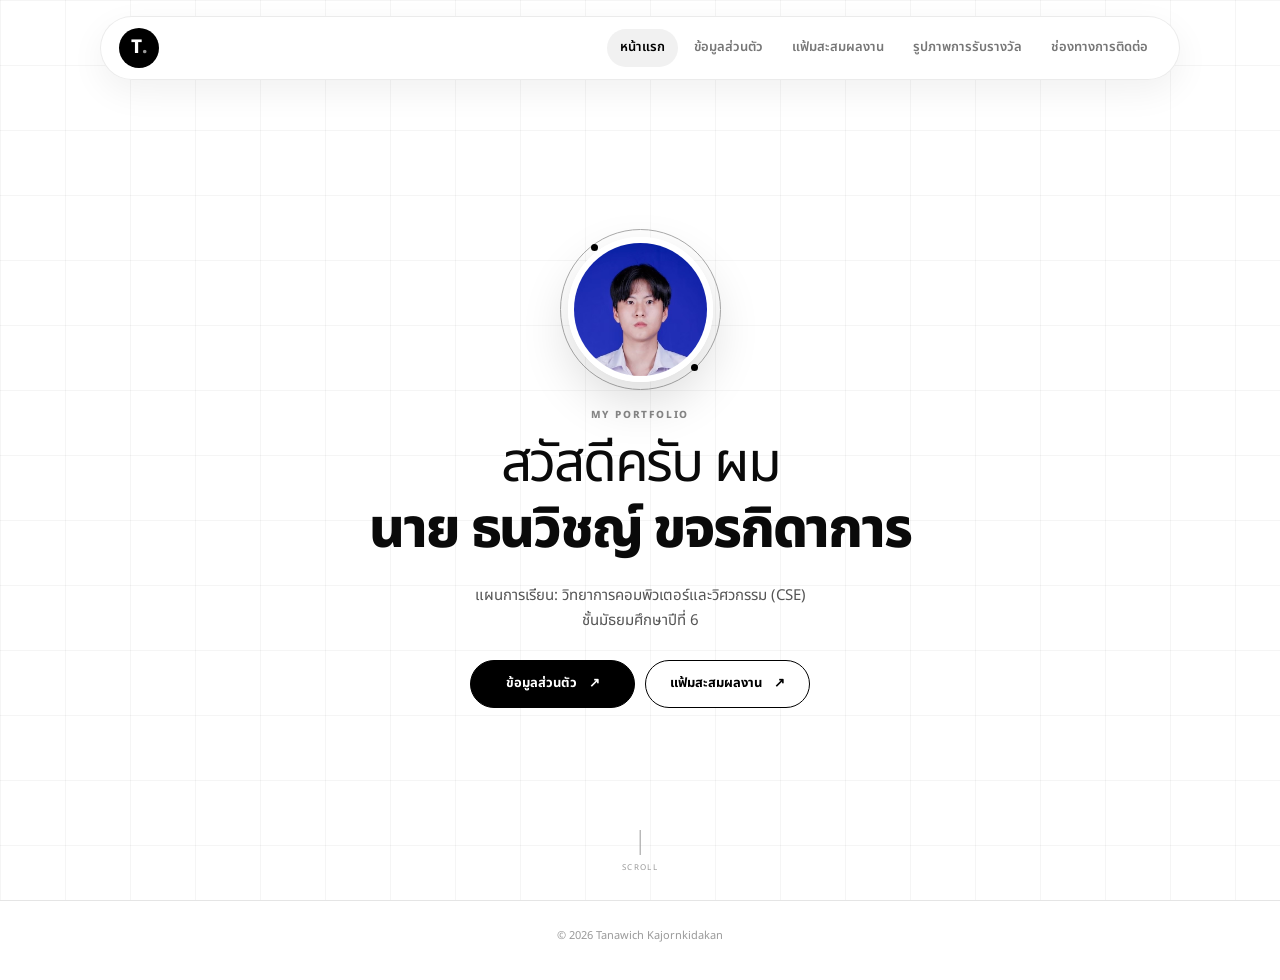
<file: index.html>
<!DOCTYPE html>
<html lang="th">

<head>

    <meta charset="UTF-8">

    <meta
        name="viewport"
        content="width=device-width, initial-scale=1.0"
    >

    <title>Tanawich | Portfolio</title>

    <!-- Google Font -->
    <link
        rel="preconnect"
        href="https://fonts.googleapis.com"
    >

    <link
        rel="preconnect"
        href="https://fonts.gstatic.com"
        crossorigin
    >

    <link
        href="https://fonts.googleapis.com/css2?family=Noto+Sans+Thai:wght@300;400;500;600;700;800&display=swap"
        rel="stylesheet"
    >

    <!-- CSS -->
    <link
        rel="stylesheet"
        href="css/style.css"
    >

</head>


<body>


<!-- =====================================================
     NAVBAR
===================================================== -->

<header class="navbar">

    <!-- LOGO -->

    <a
        href="index.html"
        class="logo"
        aria-label="กลับหน้าหลัก"
    >
        T<span>.</span>
    </a>


    <!-- NAVIGATION -->

    <nav
        class="nav-menu"
        aria-label="เมนูหลัก"
    >

        <a
            href="index.html"
            class="active"
        >
            หน้าแรก
        </a>

        <a
            href="personal/index.html"
        >
            ข้อมูลส่วนตัว
        </a>

        <a
            href="portfolio/index.html"
        >
            แฟ้มสะสมผลงาน
        </a>

        <a
            href="awards/index.html"
        >
            รูปภาพการรับรางวัล
        </a>

        <a
            href="contact/index.html"
        >
            ช่องทางการติดต่อ
        </a>

    </nav>


    <!-- MOBILE MENU -->

    <button
        class="menu-button"
        type="button"
        aria-label="เปิดเมนู"
        aria-expanded="false"
    >
        ☰
    </button>

</header>



<!-- =====================================================
     HERO
===================================================== -->

<main>

<section class="hero">


    <!-- BACKGROUND GRID -->

    <div class="background-grid"></div>


    <!-- HERO CONTENT -->

    <div class="hero-content">


        <!-- =================================================
             PROFILE
        ================================================= -->

        <div class="profile-container">

            <div class="profile-ring"></div>

            <img
                src="images/profile.jpg"
                alt="รูปโปรไฟล์ นายธนวิชญ์ ขจรกิดาการ"
                class="profile-image"
            >

        </div>


        <!-- =================================================
             SMALL TITLE
        ================================================= -->

        <p class="small-title">
            MY PORTFOLIO
        </p>


        <!-- =================================================
             NAME
        ================================================= -->

        <h1>

            สวัสดีครับ ผม<br>

            <strong>
                นาย ธนวิชญ์ ขจรกิดาการ
            </strong>

        </h1>


        <!-- =================================================
             STUDENT INFORMATION
        ================================================= -->

        <div class="student-info">

            <p>
                แผนการเรียน:
                วิทยาการคอมพิวเตอร์และวิศวกรรม (CSE)
            </p>

            <p>
                ชั้นมัธยมศึกษาปีที่ 6
            </p>

        </div>


        <!-- =================================================
             HERO BUTTONS
        ================================================= -->

        <div class="hero-buttons">


            <!-- ข้อมูลส่วนตัว -->

            <a
                href="personal/index.html"
                class="main-button black-button"
                aria-label="ไปยังหน้าข้อมูลส่วนตัว"
            >

                <span class="button-text">
                    ข้อมูลส่วนตัว
                </span>

                <span
                    class="button-arrow"
                    aria-hidden="true"
                >
                    ↗
                </span>

            </a>


            <!-- แฟ้มสะสมผลงาน -->

            <a
                href="portfolio/index.html"
                class="main-button white-button"
                aria-label="ไปยังหน้าแฟ้มสะสมผลงาน"
            >

                <span class="button-text">
                    แฟ้มสะสมผลงาน
                </span>

                <span
                    class="button-arrow"
                    aria-hidden="true"
                >
                    ↗
                </span>

            </a>


        </div>


    </div>


    <!-- =================================================
         SCROLL
    ================================================= -->

    <div
        class="scroll-text"
        aria-hidden="true"
    >

        <span></span>

        SCROLL

    </div>


</section>

</main>



<!-- =====================================================
     FOOTER
===================================================== -->

<footer>

    © 2026 Tanawich Kajornkidakan

</footer>



<!-- =====================================================
     JAVASCRIPT
===================================================== -->

<script>

const menuButton =
    document.querySelector(".menu-button");

const navMenu =
    document.querySelector(".nav-menu");


/* =====================================================
   MOBILE MENU
===================================================== */

if (menuButton && navMenu) {

    menuButton.addEventListener(
        "click",
        function () {

            const isOpen =
                navMenu.classList.toggle("show");

            menuButton.setAttribute(
                "aria-expanded",
                isOpen
            );

            menuButton.setAttribute(
                "aria-label",
                isOpen
                    ? "ปิดเมนู"
                    : "เปิดเมนู"
            );

        }
    );


    /* ปิดเมนูเมื่อกดลิงก์ */

    document
        .querySelectorAll(".nav-menu a")
        .forEach(function(link) {

            link.addEventListener(
                "click",
                function() {

                    navMenu.classList.remove("show");

                    menuButton.setAttribute(
                        "aria-expanded",
                        "false"
                    );

                    menuButton.setAttribute(
                        "aria-label",
                        "เปิดเมนู"
                    );

                }
            );

        });

}

</script>


</body>

</html>
</file>
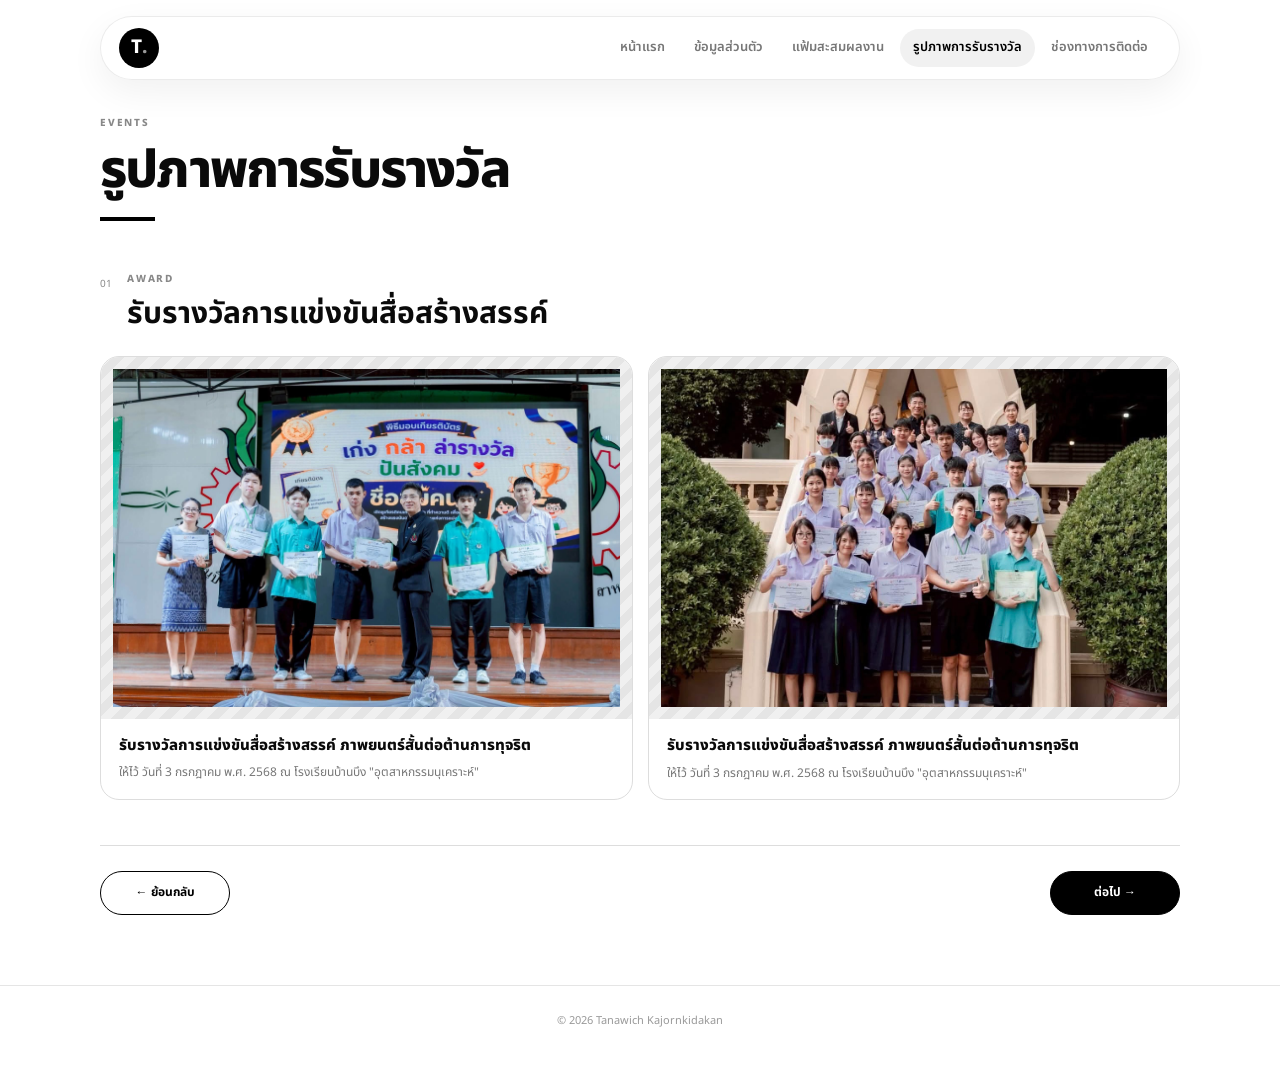
<file: awards/index.html>
<!DOCTYPE html>
<html lang="th">

<head>

    <meta charset="UTF-8">

    <meta
        name="viewport"
        content="width=device-width, initial-scale=1.0"
    >

    <title>รูปภาพการรับรางวัล | Tanawich</title>

    <link
        rel="stylesheet"
        href="../css/style.css"
    >

</head>


<body>


<!-- =====================================================
     NAVBAR
===================================================== -->

<header class="navbar">

    <a
        href="../index.html"
        class="logo"
    >
        T<span>.</span>
    </a>


    <nav class="nav-menu">

        <a href="../index.html">
            หน้าแรก
        </a>

        <a href="../personal/index.html">
            ข้อมูลส่วนตัว
        </a>

        <a href="../portfolio/index.html">
            แฟ้มสะสมผลงาน
        </a>

        <a
            href="index.html"
            class="active"
        >
            รูปภาพการรับรางวัล
        </a>

        <a href="../contact/index.html">
            ช่องทางการติดต่อ
        </a>

    </nav>


    <button
        class="menu-button"
        type="button"
    >
        ☰
    </button>

</header>



<!-- =====================================================
     MAIN
===================================================== -->

<main class="page-container">


<section class="content-section">


    <!-- =================================================
         HEADER
    ================================================= -->

    <div class="section-header">

        <p class="small-title">
            EVENTS
        </p>

        <h1>
            รูปภาพการรับรางวัล
        </h1>

        <div class="title-line"></div>

    </div>



    <!-- =================================================
         AWARD 01
    ================================================= -->

    <div class="portfolio-block">

        <div class="portfolio-heading">

            <span>
                01
            </span>

            <div>

                <p class="small-title">
                    AWARD
                </p>

                <h2>
                    รับรางวัลการแข่งขันสื่อสร้างสรรค์
                </h2>

            </div>

        </div>



        <div class="event-grid">


            <!-- AWARD IMAGE 01 -->

            <div class="event-card">

                <div class="image-placeholder large">

                    <img
                        src="../images/award1.jpg"
                        alt="รูปภาพการรับรางวัล 1"
                    >

                </div>

                <div class="card-description">

                    <h3>
                        รับรางวัลการแข่งขันสื่อสร้างสรรค์
                        ภาพยนตร์สั้นต่อต้านการทุจริต
                    </h3>

                    <p>
                        ให้ไว้ วันที่ 3 กรกฎาคม พ.ศ. 2568
                        ณ โรงเรียนบ้านบึง "อุตสาหกรรมนุเคราะห์"
                    </p>

                </div>

            </div>



            <!-- AWARD IMAGE 02 -->

            <div class="event-card">

                <div class="image-placeholder large">

                    <img
                        src="../images/award2.jpg"
                        alt="รูปภาพการรับรางวัล 2"
                    >

                </div>

                <div class="card-description">

                    <h3>
                        รับรางวัลการแข่งขันสื่อสร้างสรรค์
                        ภาพยนตร์สั้นต่อต้านการทุจริต
                    </h3>

                    <p>
                        ให้ไว้ วันที่ 3 กรกฎาคม พ.ศ. 2568
                        ณ โรงเรียนบ้านบึง "อุตสาหกรรมนุเคราะห์"
                    </p>

                </div>

            </div>


        </div>

    </div>



    <!-- =================================================
         PAGE NAVIGATION
    ================================================= -->

    <div class="page-navigation">

        <!-- ย้อนกลับไปแฟ้มสะสมผลงาน -->

        <a
            href="../portfolio/index.html"
            class="main-button white-button"
        >
            ← ย้อนกลับ
        </a>


        <!-- ไปช่องทางการติดต่อ -->

        <a
            href="../contact/index.html"
            class="main-button black-button"
        >
            ต่อไป →
        </a>

    </div>


</section>


</main>



<!-- =====================================================
     FOOTER
===================================================== -->

<footer>

    © 2026 Tanawich Kajornkidakan

</footer>



<!-- =====================================================
     JAVASCRIPT
===================================================== -->

<script>

const menuButton =
    document.querySelector(".menu-button");

const navMenu =
    document.querySelector(".nav-menu");


if (menuButton && navMenu) {

    menuButton.addEventListener(
        "click",
        function () {

            navMenu.classList.toggle("show");

        }
    );

}


document
    .querySelectorAll(".nav-menu a")
    .forEach(function(link) {

        link.addEventListener(
            "click",
            function() {

                if (navMenu) {

                    navMenu.classList.remove("show");

                }

            }
        );

    });

</script>


</body>

</html>
</file>
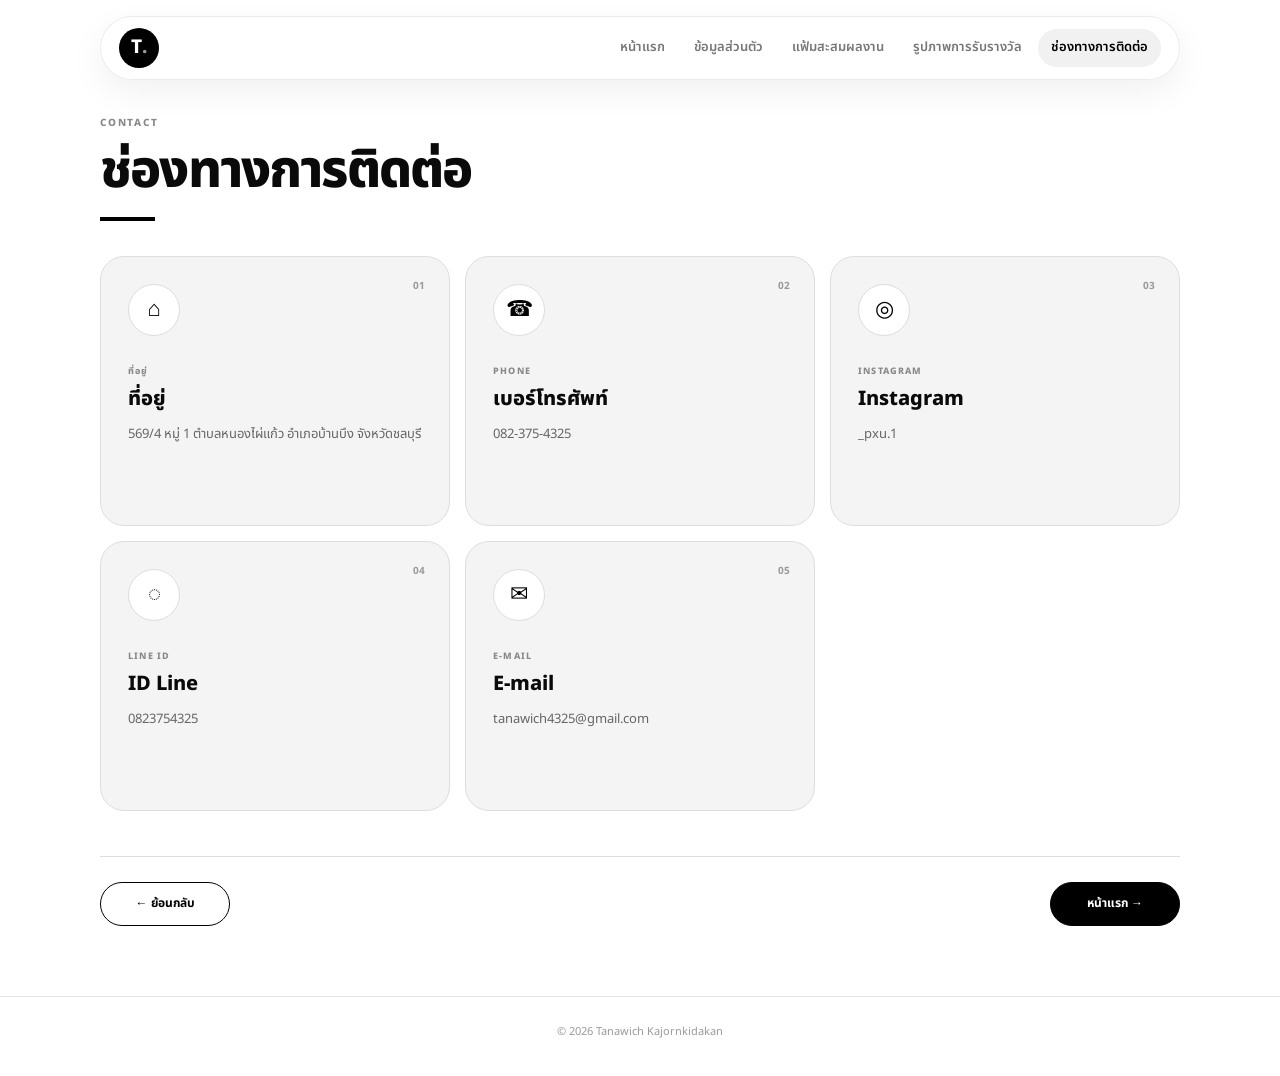
<file: contact/index.html>
<!DOCTYPE html>
<html lang="th">

<head>

    <meta charset="UTF-8">

    <meta
        name="viewport"
        content="width=device-width, initial-scale=1.0"
    >

    <title>ช่องทางการติดต่อ | Tanawich</title>

    <link
        rel="stylesheet"
        href="../css/style.css"
    >

</head>


<body>


<!-- =====================================================
     NAVBAR
===================================================== -->

<header class="navbar">

    <a
        href="../index.html"
        class="logo"
    >
        T<span>.</span>
    </a>


    <nav class="nav-menu">

        <a href="../index.html">
            หน้าแรก
        </a>

        <a href="../personal/index.html">
            ข้อมูลส่วนตัว
        </a>

        <a href="../portfolio/index.html">
            แฟ้มสะสมผลงาน
        </a>

        <a href="../awards/index.html">
            รูปภาพการรับรางวัล
        </a>

        <a
            href="index.html"
            class="active"
        >
            ช่องทางการติดต่อ
        </a>

    </nav>


    <button
        class="menu-button"
        type="button"
    >
        ☰
    </button>

</header>



<!-- =====================================================
     MAIN
===================================================== -->

<main class="page-container">

<section class="content-section">


    <!-- =================================================
         HEADER
    ================================================= -->

    <div class="section-header">

        <p class="small-title">
            CONTACT
        </p>

        <h1>
            ช่องทางการติดต่อ
        </h1>

        <div class="title-line"></div>

    </div>



    <!-- =================================================
         CONTACT GRID
    ================================================= -->

    <div class="contact-page-grid">


        <!-- ADDRESS -->

        <div class="contact-page-card">

            <span class="contact-page-number">
                01
            </span>

            <div class="contact-icon">
                ⌂
            </div>

            <small>
                ที่อยู่
            </small>

            <h2>
                ที่อยู่
            </h2>

            <p>
                569/4 หมู่ 1 ตำบลหนองไผ่แก้ว
                อำเภอบ้านบึง จังหวัดชลบุรี
            </p>

        </div>



        <!-- PHONE -->

        <div class="contact-page-card">

            <span class="contact-page-number">
                02
            </span>

            <div class="contact-icon">
                ☎
            </div>

            <small>
                PHONE
            </small>

            <h2>
                เบอร์โทรศัพท์
            </h2>

            <p>
                082-375-4325
            </p>

        </div>



        <!-- INSTAGRAM -->

        <div class="contact-page-card">

            <span class="contact-page-number">
                03
            </span>

            <div class="contact-icon">
                ◎
            </div>

            <small>
                INSTAGRAM
            </small>

            <h2>
                Instagram
            </h2>

            <p>
                _pxu.1
            </p>

        </div>



        <!-- LINE -->

        <div class="contact-page-card">

            <span class="contact-page-number">
                04
            </span>

            <div class="contact-icon">
                ◌
            </div>

            <small>
                LINE ID
            </small>

            <h2>
                ID Line
            </h2>

            <p>
                0823754325
            </p>

        </div>



        <!-- EMAIL -->

        <div class="contact-page-card">

            <span class="contact-page-number">
                05
            </span>

            <div class="contact-icon">
                ✉
            </div>

            <small>
                E-MAIL
            </small>

            <h2>
                E-mail
            </h2>

            <p>
                tanawich4325@gmail.com
            </p>

        </div>


    </div>



    <!-- =================================================
         PAGE NAVIGATION
    ================================================= -->

    <div class="page-navigation">

        <!-- ย้อนกลับไปรูปภาพการรับรางวัล -->

        <a
            href="../awards/index.html"
            class="main-button white-button"
        >
            ← ย้อนกลับ
        </a>


        <!-- กลับหน้าแรก -->

        <a
            href="../index.html"
            class="main-button black-button"
        >
            หน้าแรก →
        </a>

    </div>


</section>

</main>



<!-- =====================================================
     FOOTER
===================================================== -->

<footer>

    © 2026 Tanawich Kajornkidakan

</footer>



<!-- =====================================================
     JAVASCRIPT
===================================================== -->

<script>

const menuButton =
    document.querySelector(".menu-button");

const navMenu =
    document.querySelector(".nav-menu");


if (menuButton && navMenu) {

    menuButton.addEventListener(
        "click",
        function () {

            navMenu.classList.toggle("show");

        }
    );

}


document
    .querySelectorAll(".nav-menu a")
    .forEach(function(link) {

        link.addEventListener(
            "click",
            function() {

                if (navMenu) {

                    navMenu.classList.remove("show");

                }

            }
        );

    });

</script>


</body>

</html>
</file>
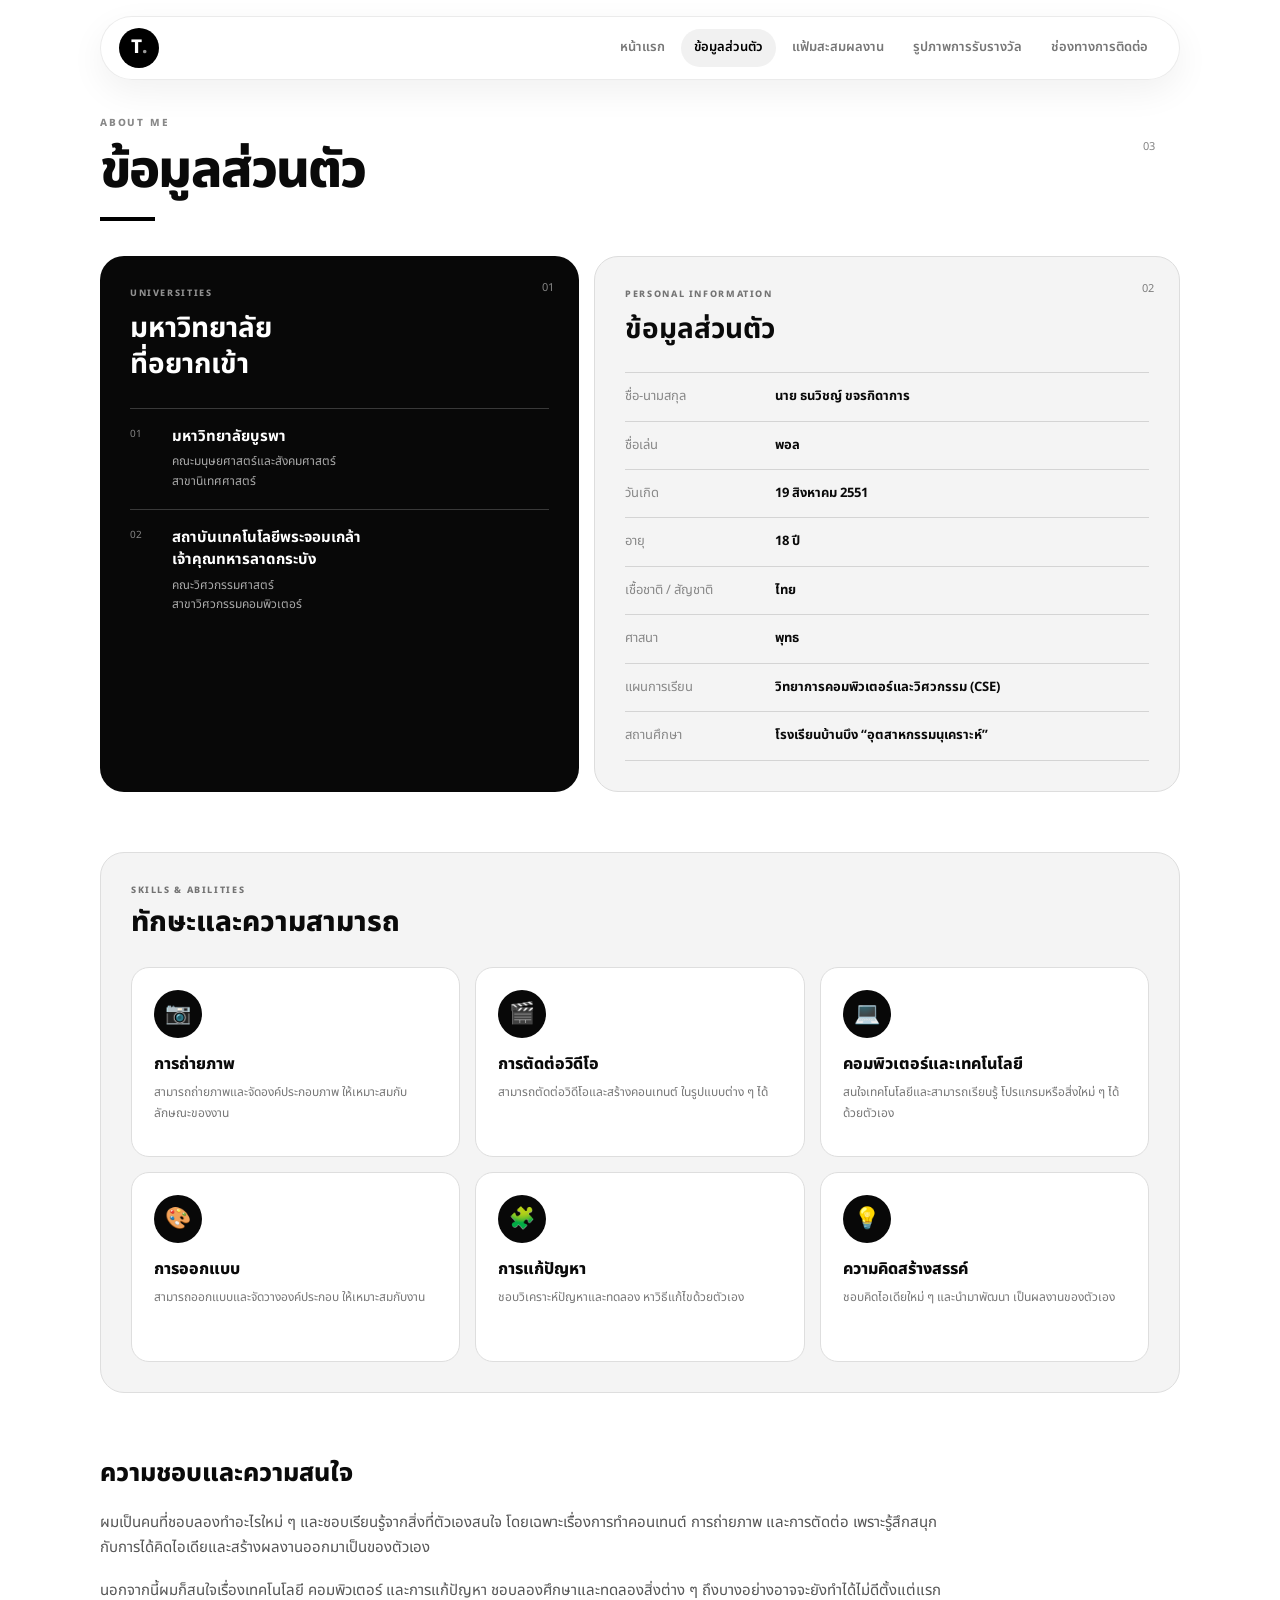
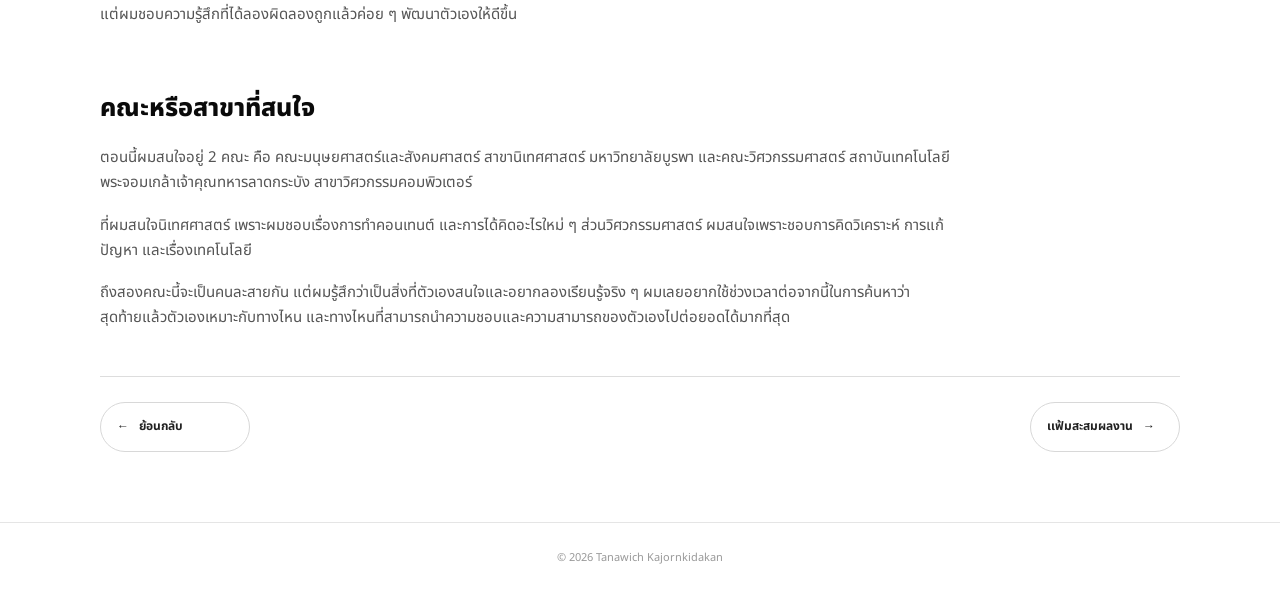
<file: personal/index.html>
<!DOCTYPE html>
<html lang="th">

<head>

    <meta charset="UTF-8">

    <meta
        name="viewport"
        content="width=device-width, initial-scale=1.0"
    >

    <title>ข้อมูลส่วนตัว | Tanawich</title>

    <link
        rel="stylesheet"
        href="../css/style.css"
    >

</head>


<body>


<!-- =====================================================
     NAVBAR
===================================================== -->

<header class="navbar">

    <!-- LOGO -->

    <a
        href="../index.html"
        class="logo"
    >
        T<span>.</span>
    </a>


    <!-- NAVIGATION -->

    <nav class="nav-menu">

        <!-- 01 หน้าแรก -->

        <a href="../index.html">
            หน้าแรก
        </a>


        <!-- 02 ข้อมูลส่วนตัว -->

        <a
            href="index.html"
            class="active"
        >
            ข้อมูลส่วนตัว
        </a>


        <!-- 03 แฟ้มสะสมผลงาน -->

        <a href="../portfolio/index.html">
            แฟ้มสะสมผลงาน
        </a>


        <!-- 04 รูปภาพการรับรางวัล -->

        <a href="../awards/index.html">
            รูปภาพการรับรางวัล
        </a>


        <!-- 05 ช่องทางการติดต่อ -->

        <a href="../contact/index.html">
            ช่องทางการติดต่อ
        </a>

    </nav>


    <!-- MOBILE MENU -->

    <button
        class="menu-button"
        type="button"
    >
        ☰
    </button>

</header>



<!-- =====================================================
     MAIN
===================================================== -->

<main class="page-container">

<section class="content-section">


    <!-- =================================================
         HEADER
    ================================================= -->

    <div class="section-header">

        <p class="small-title">
            ABOUT ME
        </p>

        <h1>
            ข้อมูลส่วนตัว
        </h1>

        <div class="title-line"></div>

    </div>



    <!-- =================================================
         UNIVERSITY + PERSONAL
    ================================================= -->

    <div class="personal-grid">


        <!-- =================================================
             UNIVERSITY
        ================================================= -->

        <div class="university-box">

            <span class="box-number">
                01
            </span>

            <p class="box-label">
                UNIVERSITIES
            </p>

            <h2>
                มหาวิทยาลัย<br>
                ที่อยากเข้า
            </h2>


            <!-- UNIVERSITY 01 -->

            <div class="university-item">

                <span>
                    01
                </span>

                <div>

                    <h3>
                        มหาวิทยาลัยบูรพา
                    </h3>

                    <p>
                        คณะมนุษยศาสตร์และสังคมศาสตร์<br>
                        สาขานิเทศศาสตร์
                    </p>

                </div>

            </div>


            <!-- UNIVERSITY 02 -->

            <div class="university-item">

                <span>
                    02
                </span>

                <div>

                    <h3>
                        สถาบันเทคโนโลยีพระจอมเกล้า<br>
                        เจ้าคุณทหารลาดกระบัง
                    </h3>

                    <p>
                        คณะวิศวกรรมศาสตร์<br>
                        สาขาวิศวกรรมคอมพิวเตอร์
                    </p>

                </div>

            </div>

        </div>



        <!-- =================================================
             PERSONAL INFORMATION
        ================================================= -->

        <div class="personal-box">

            <span class="box-number">
                02
            </span>

            <p class="box-label">
                PERSONAL INFORMATION
            </p>

            <h2>
                ข้อมูลส่วนตัว
            </h2>


            <div class="information-list">


                <!-- ชื่อ-นามสกุล -->

                <div class="information-row">

                    <span>
                        ชื่อ-นามสกุล
                    </span>

                    <strong>
                        นาย ธนวิชญ์ ขจรกิดาการ
                    </strong>

                </div>


                <!-- ชื่อเล่น -->

                <div class="information-row">

                    <span>
                        ชื่อเล่น
                    </span>

                    <strong>
                        พอล
                    </strong>

                </div>


                <!-- วันเกิด -->

                <div class="information-row">

                    <span>
                        วันเกิด
                    </span>

                    <strong>
                        19 สิงหาคม 2551
                    </strong>

                </div>


                <!-- อายุ -->

                <div class="information-row">

                    <span>
                        อายุ
                    </span>

                    <strong>
                        18 ปี
                    </strong>

                </div>


                <!-- เชื้อชาติ / สัญชาติ -->

                <div class="information-row">

                    <span>
                        เชื้อชาติ / สัญชาติ
                    </span>

                    <strong>
                        ไทย
                    </strong>

                </div>


                <!-- ศาสนา -->

                <div class="information-row">

                    <span>
                        ศาสนา
                    </span>

                    <strong>
                        พุทธ
                    </strong>

                </div>


                <!-- แผนการเรียน -->

                <div class="information-row">

                    <span>
                        แผนการเรียน
                    </span>

                    <strong>
                        วิทยาการคอมพิวเตอร์และวิศวกรรม (CSE)
                    </strong>

                </div>


                <!-- สถานศึกษา -->

                <div class="information-row">

                    <span>
                        สถานศึกษา
                    </span>

                    <strong>
                        โรงเรียนบ้านบึง “อุตสาหกรรมนุเคราะห์”
                    </strong>

                </div>


            </div>

        </div>

    </div>



    <!-- =================================================
         SKILLS & ABILITIES
    ================================================= -->

    <div class="skills-section">

        <div class="skills-header">

            <div>

                <p class="box-label">
                    SKILLS & ABILITIES
                </p>

                <h2>
                    ทักษะและความสามารถ
                </h2>

            </div>


            <span class="box-number">
                03
            </span>

        </div>


        <div class="skills-grid">


            <!-- SKILL 01 -->

            <div class="skill-card">

                <div class="skill-icon">
                    📷
                </div>

                <h3>
                    การถ่ายภาพ
                </h3>

                <p>
                    สามารถถ่ายภาพและจัดองค์ประกอบภาพ
                    ให้เหมาะสมกับลักษณะของงาน
                </p>

            </div>


            <!-- SKILL 02 -->

            <div class="skill-card">

                <div class="skill-icon">
                    🎬
                </div>

                <h3>
                    การตัดต่อวิดีโอ
                </h3>

                <p>
                    สามารถตัดต่อวิดีโอและสร้างคอนเทนต์
                    ในรูปแบบต่าง ๆ ได้
                </p>

            </div>


            <!-- SKILL 03 -->

            <div class="skill-card">

                <div class="skill-icon">
                    💻
                </div>

                <h3>
                    คอมพิวเตอร์และเทคโนโลยี
                </h3>

                <p>
                    สนใจเทคโนโลยีและสามารถเรียนรู้
                    โปรแกรมหรือสิ่งใหม่ ๆ ได้ด้วยตัวเอง
                </p>

            </div>


            <!-- SKILL 04 -->

            <div class="skill-card">

                <div class="skill-icon">
                    🎨
                </div>

                <h3>
                    การออกแบบ
                </h3>

                <p>
                    สามารถออกแบบและจัดวางองค์ประกอบ
                    ให้เหมาะสมกับงาน
                </p>

            </div>


            <!-- SKILL 05 -->

            <div class="skill-card">

                <div class="skill-icon">
                    🧩
                </div>

                <h3>
                    การแก้ปัญหา
                </h3>

                <p>
                    ชอบวิเคราะห์ปัญหาและทดลอง
                    หาวิธีแก้ไขด้วยตัวเอง
                </p>

            </div>


            <!-- SKILL 06 -->

            <div class="skill-card">

                <div class="skill-icon">
                    💡
                </div>

                <h3>
                    ความคิดสร้างสรรค์
                </h3>

                <p>
                    ชอบคิดไอเดียใหม่ ๆ และนำมาพัฒนา
                    เป็นผลงานของตัวเอง
                </p>

            </div>


        </div>

    </div>



    <!-- =================================================
         INTERESTS
    ================================================= -->

    <div class="text-content">

        <h2>
            ความชอบและความสนใจ
        </h2>

        <p>
            ผมเป็นคนที่ชอบลองทำอะไรใหม่ ๆ และชอบเรียนรู้จากสิ่งที่ตัวเองสนใจ
            โดยเฉพาะเรื่องการทำคอนเทนต์ การถ่ายภาพ และการตัดต่อ
            เพราะรู้สึกสนุกกับการได้คิดไอเดียและสร้างผลงานออกมาเป็นของตัวเอง
        </p>

        <p>
            นอกจากนี้ผมก็สนใจเรื่องเทคโนโลยี คอมพิวเตอร์ และการแก้ปัญหา
            ชอบลองศึกษาและทดลองสิ่งต่าง ๆ ถึงบางอย่างอาจจะยังทำได้ไม่ดีตั้งแต่แรก
            แต่ผมชอบความรู้สึกที่ได้ลองผิดลองถูกแล้วค่อย ๆ พัฒนาตัวเองให้ดีขึ้น
        </p>

    </div>



    <!-- =================================================
         FACULTY
    ================================================= -->

    <div class="text-content">

        <h2>
            คณะหรือสาขาที่สนใจ
        </h2>

        <p>
            ตอนนี้ผมสนใจอยู่ 2 คณะ คือ
            คณะมนุษยศาสตร์และสังคมศาสตร์ สาขานิเทศศาสตร์
            มหาวิทยาลัยบูรพา และคณะวิศวกรรมศาสตร์
            สถาบันเทคโนโลยีพระจอมเกล้าเจ้าคุณทหารลาดกระบัง
            สาขาวิศวกรรมคอมพิวเตอร์
        </p>

        <p>
            ที่ผมสนใจนิเทศศาสตร์ เพราะผมชอบเรื่องการทำคอนเทนต์
            และการได้คิดอะไรใหม่ ๆ ส่วนวิศวกรรมศาสตร์
            ผมสนใจเพราะชอบการคิดวิเคราะห์ การแก้ปัญหา และเรื่องเทคโนโลยี
        </p>

        <p>
            ถึงสองคณะนี้จะเป็นคนละสายกัน
            แต่ผมรู้สึกว่าเป็นสิ่งที่ตัวเองสนใจและอยากลองเรียนรู้จริง ๆ
            ผมเลยอยากใช้ช่วงเวลาต่อจากนี้ในการค้นหาว่า
            สุดท้ายแล้วตัวเองเหมาะกับทางไหน
            และทางไหนที่สามารถนำความชอบและความสามารถของตัวเองไปต่อยอดได้มากที่สุด
        </p>

    </div>



    <!-- =================================================
         PAGE NAVIGATION
    ================================================= -->

    <div class="page-navigation">

        <a
            href="../index.html"
            class="page-nav-button back"
        >
            <span>←</span>
            ย้อนกลับ
        </a>


        <a
            href="../portfolio/index.html"
            class="page-nav-button next"
        >
            เเฟ้มสะสมผลงาน
            <span>→</span>
        </a>

    </div>


</section>

</main>



<!-- =====================================================
     FOOTER
===================================================== -->

<footer>

    © 2026 Tanawich Kajornkidakan

</footer>



<!-- =====================================================
     JAVASCRIPT
===================================================== -->

<script>

const menuButton =
    document.querySelector(".menu-button");

const navMenu =
    document.querySelector(".nav-menu");


if (menuButton && navMenu) {

    menuButton.addEventListener(
        "click",
        function () {

            navMenu.classList.toggle("show");

        }
    );

}


document
    .querySelectorAll(".nav-menu a")
    .forEach(function(link) {

        link.addEventListener(
            "click",
            function() {

                if (navMenu) {

                    navMenu.classList.remove("show");

                }

            }
        );

    });

</script>


</body>

</html>
</file>
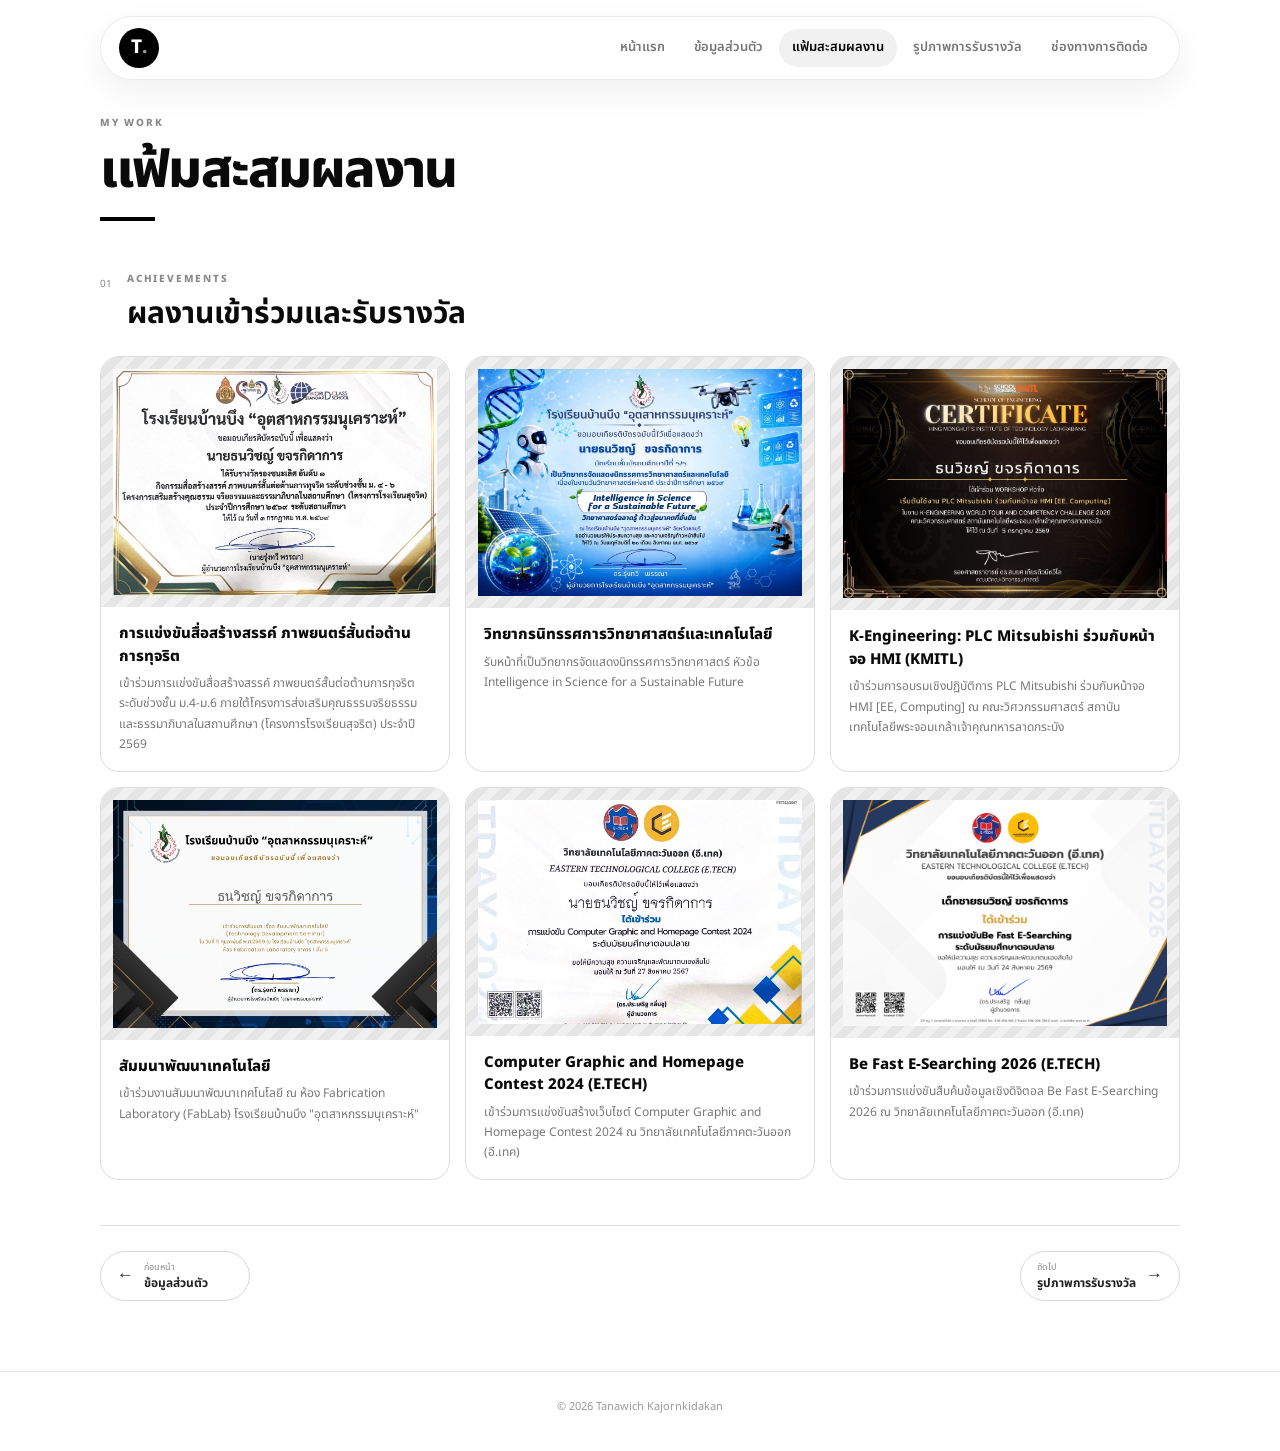
<file: portfolio/index.html>
<!DOCTYPE html>
<html lang="th">

<head>

    <meta charset="UTF-8">

    <meta
        name="viewport"
        content="width=device-width, initial-scale=1.0"
    >

    <title>แฟ้มสะสมผลงาน | Tanawich</title>

    <link
        rel="stylesheet"
        href="../css/style.css"
    >

</head>


<body>


<!-- =====================================================
     NAVBAR
===================================================== -->

<header class="navbar">

    <a
        href="../index.html"
        class="logo"
        aria-label="กลับหน้าหลัก"
    >
        T<span>.</span>
    </a>


    <nav
        class="nav-menu"
        aria-label="เมนูหลัก"
    >

        <a href="../index.html">
            หน้าแรก
        </a>

        <a href="../personal/index.html">
            ข้อมูลส่วนตัว
        </a>

        <a
            href="index.html"
            class="active"
        >
            แฟ้มสะสมผลงาน
        </a>

        <a href="../awards/index.html">
            รูปภาพการรับรางวัล
        </a>

        <a href="../contact/index.html">
            ช่องทางการติดต่อ
        </a>

    </nav>


    <button
        class="menu-button"
        type="button"
        aria-label="เปิดเมนู"
        aria-expanded="false"
    >
        ☰
    </button>

</header>



<!-- =====================================================
     MAIN
===================================================== -->

<main class="page-container">


<section class="content-section portfolio-section">


    <!-- =================================================
         HEADER
    ================================================= -->

    <div class="section-header">

        <p class="small-title">
            MY WORK
        </p>

        <h1>
            แฟ้มสะสมผลงาน
        </h1>

        <div class="title-line"></div>

    </div>



    <!-- =================================================
         ACHIEVEMENTS
    ================================================= -->

    <div class="portfolio-block">


        <div class="portfolio-heading">

            <span>
                01
            </span>

            <div>

                <p class="small-title">
                    ACHIEVEMENTS
                </p>

                <h2>
                    ผลงานเข้าร่วมและรับรางวัล
                </h2>

            </div>

        </div>



        <div class="certificate-grid">


            <!-- =================================================
                 CERTIFICATE 1
            ================================================= -->

            <div class="certificate-card">

                <div class="image-placeholder">

                    <img
                        src="../images/certificate1.jpg"
                        alt="เกียรติบัตร 1"
                    >

                </div>

                <div class="card-description">

                    <h3>
                        การแข่งขันสื่อสร้างสรรค์
                        ภาพยนตร์สั้นต่อต้านการทุจริต
                    </h3>

                    <p>
                        เข้าร่วมการแข่งขันสื่อสร้างสรรค์
                        ภาพยนตร์สั้นต่อต้านการทุจริต
                        ระดับช่วงชั้น ม.4-ม.6
                        ภายใต้โครงการส่งเสริมคุณธรรมจริยธรรม
                        และธรรมาภิบาลในสถานศึกษา
                        (โครงการโรงเรียนสุจริต)
                        ประจำปี 2569
                    </p>

                </div>

            </div>



            <!-- =================================================
                 CERTIFICATE 2
            ================================================= -->

            <div class="certificate-card">

                <div class="image-placeholder">

                    <img
                        src="../images/certificate2.jpg"
                        alt="เกียรติบัตร 2"
                    >

                </div>

                <div class="card-description">

                    <h3>
                        วิทยากรนิทรรศการวิทยาศาสตร์และเทคโนโลยี
                    </h3>

                    <p>
                        รับหน้าที่เป็นวิทยากรจัดแสดงนิทรรศการวิทยาศาสตร์
                        หัวข้อ Intelligence in Science for a Sustainable Future
                    </p>

                </div>

            </div>



            <!-- =================================================
                 CERTIFICATE 3
            ================================================= -->

            <div class="certificate-card">

                <div class="image-placeholder">

                    <img
                        src="../images/certificate3.jpg"
                        alt="เกียรติบัตร 3"
                    >

                </div>

                <div class="card-description">

                    <h3>
                        K-Engineering: PLC Mitsubishi
                        ร่วมกับหน้าจอ HMI (KMITL)
                    </h3>

                    <p>
                        เข้าร่วมการอบรมเชิงปฏิบัติการ
                        PLC Mitsubishi ร่วมกับหน้าจอ HMI
                        [EE, Computing]
                        ณ คณะวิศวกรรมศาสตร์
                        สถาบันเทคโนโลยีพระจอมเกล้าเจ้าคุณทหารลาดกระบัง
                    </p>

                </div>

            </div>



            <!-- =================================================
                 CERTIFICATE 4
            ================================================= -->

            <div class="certificate-card">

                <div class="image-placeholder">

                    <img
                        src="../images/certificate4.jpg"
                        alt="เกียรติบัตร 4"
                    >

                </div>

                <div class="card-description">

                    <h3>
                        สัมมนาพัฒนาเทคโนโลยี
                    </h3>

                    <p>
                        เข้าร่วมงานสัมมนาพัฒนาเทคโนโลยี
                        ณ ห้อง Fabrication Laboratory (FabLab)
                        โรงเรียนบ้านบึง "อุตสาหกรรมนุเคราะห์"
                    </p>

                </div>

            </div>



            <!-- =================================================
                 CERTIFICATE 5
            ================================================= -->

            <div class="certificate-card">

                <div class="image-placeholder">

                    <img
                        src="../images/certificate5.jpg"
                        alt="เกียรติบัตร 5"
                    >

                </div>

                <div class="card-description">

                    <h3>
                        Computer Graphic and Homepage Contest 2024 (E.TECH)
                    </h3>

                    <p>
                        เข้าร่วมการแข่งขันสร้างเว็บไซต์
                        Computer Graphic and Homepage Contest 2024
                        ณ วิทยาลัยเทคโนโลยีภาคตะวันออก (อี.เทค)
                    </p>

                </div>

            </div>



            <!-- =================================================
                 CERTIFICATE 6
            ================================================= -->

            <div class="certificate-card">

                <div class="image-placeholder">

                    <img
                        src="../images/certificate6.jpg"
                        alt="เกียรติบัตร 6"
                    >

                </div>

                <div class="card-description">

                    <h3>
                        Be Fast E-Searching 2026 (E.TECH)
                    </h3>

                    <p>
                        เข้าร่วมการแข่งขันสืบค้นข้อมูลเชิงดิจิตอล
                        Be Fast E-Searching 2026
                        ณ วิทยาลัยเทคโนโลยีภาคตะวันออก (อี.เทค)
                    </p>

                </div>

            </div>


        </div>


    </div>



    <!-- =====================================================
         PAGE NAVIGATION
    ===================================================== -->

    <div class="page-navigation">


        <!-- ข้อมูลส่วนตัว -->

        <a
            href="../personal/index.html"
            class="page-nav-button page-nav-back"
        >

            <span class="page-nav-arrow">
                ←
            </span>

            <span class="page-nav-text">

                <small>
                    ก่อนหน้า
                </small>

                ข้อมูลส่วนตัว

            </span>

        </a>



        <!-- รูปภาพการรับรางวัล -->

        <a
            href="../awards/index.html"
            class="page-nav-button page-nav-next"
        >

            <span class="page-nav-text">

                <small>
                    ถัดไป
                </small>

                รูปภาพการรับรางวัล

            </span>

            <span class="page-nav-arrow">
                →
            </span>

        </a>


    </div>


</section>


</main>



<!-- =====================================================
     FOOTER
===================================================== -->

<footer>

    © 2026 Tanawich Kajornkidakan

</footer>



<!-- =====================================================
     JAVASCRIPT
===================================================== -->

<script>

const menuButton =
    document.querySelector(".menu-button");

const navMenu =
    document.querySelector(".nav-menu");


if (menuButton && navMenu) {

    menuButton.addEventListener(
        "click",
        function () {

            const isOpen =
                navMenu.classList.toggle("show");

            menuButton.setAttribute(
                "aria-expanded",
                isOpen
            );

            menuButton.setAttribute(
                "aria-label",
                isOpen
                    ? "ปิดเมนู"
                    : "เปิดเมนู"
            );

        }
    );


    document
        .querySelectorAll(".nav-menu a")
        .forEach(function(link) {

            link.addEventListener(
                "click",
                function() {

                    navMenu.classList.remove("show");

                    menuButton.setAttribute(
                        "aria-expanded",
                        "false"
                    );

                    menuButton.setAttribute(
                        "aria-label",
                        "เปิดเมนู"
                    );

                }
            );

        });

}

</script>


</body>

</html>
</file>
<file: css/style.css>
@import url('https://fonts.googleapis.com/css2?family=Noto+Sans+Thai:wght@300;400;500;600;700;800&display=swap');

/* =====================================================
   RESET
===================================================== */

* {
    margin: 0;
    padding: 0;
    box-sizing: border-box;
}

html {
    scroll-behavior: smooth;
}

body {
    font-family: "Noto Sans Thai", sans-serif;
    color: #0a0a0a;
    background: #ffffff;
    line-height: 1.65;
    overflow-x: hidden;
}

a {
    text-decoration: none;
    color: inherit;
}

button {
    font-family: inherit;
}

:root {
    --black: #080808;
    --dark: #151515;
    --white: #ffffff;
    --light: #f4f4f4;
    --gray: #777777;
    --border: #dedede;

    --max-width: 1080px;
}


/* =====================================================
   NAVBAR
===================================================== */

.navbar {
    position: fixed;

    top: 16px;
    left: 50%;

    transform: translateX(-50%);

    width: calc(100% - 48px);
    max-width: var(--max-width);

    height: 64px;

    display: flex;
    align-items: center;
    justify-content: space-between;

    padding: 0 18px;

    z-index: 999;

    background: rgba(255, 255, 255, 0.92);

    backdrop-filter: blur(18px);
    -webkit-backdrop-filter: blur(18px);

    border: 1px solid rgba(0, 0, 0, 0.08);

    border-radius: 50px;

    box-shadow:
        0 12px 35px rgba(0, 0, 0, 0.06);
}


/* =====================================================
   LOGO
===================================================== */

.logo {
    width: 40px;
    height: 40px;

    flex-shrink: 0;

    display: flex;
    align-items: center;
    justify-content: center;

    border-radius: 50%;

    background: #000;
    color: #fff;

    font-size: 19px;
    font-weight: 800;

    transition: 0.3s ease;
}

.logo span {
    color: #999;
}

.logo:hover {
    transform: rotate(-8deg) scale(1.05);
}


/* =====================================================
   NAV MENU
===================================================== */

.nav-menu {
    display: flex;
    align-items: center;
    gap: 3px;
}

.nav-menu a {
    padding: 8px 13px;

    border-radius: 30px;

    color: #777;

    font-size: 13px;
    font-weight: 600;

    white-space: nowrap;

    transition:
        color 0.25s ease,
        background 0.25s ease;
}

.nav-menu a:hover,
.nav-menu a.active {
    color: #000;
    background: #f1f1f1;
}


/* =====================================================
   MOBILE MENU BUTTON
===================================================== */

.menu-button {
    display: none;

    border: none;
    background: transparent;

    font-size: 23px;

    cursor: pointer;

    padding: 5px;

    color: #000;
}


/* =====================================================
   HERO
===================================================== */

.hero {
    min-height: 100vh;

    position: relative;

    display: flex;
    align-items: center;
    justify-content: center;

    text-align: center;

    padding: 120px 20px 75px;

    overflow: hidden;
}


/* =====================================================
   BACKGROUND GRID
===================================================== */

.background-grid {
    position: absolute;

    inset: 0;

    z-index: -1;

    background-image:
        linear-gradient(
            rgba(0, 0, 0, 0.04) 1px,
            transparent 1px
        ),
        linear-gradient(
            90deg,
            rgba(0, 0, 0, 0.04) 1px,
            transparent 1px
        );

    background-size: 65px 65px;

    animation:
        grid-animation 18s linear infinite;
}

@keyframes grid-animation {

    from {
        transform: translateY(0);
    }

    to {
        transform: translateY(65px);
    }

}


/* =====================================================
   HERO CONTENT
===================================================== */

.hero-content {
    width: 100%;
    max-width: 850px;
}


/* =====================================================
   PROFILE
===================================================== */

.profile-container {
    width: 145px;
    height: 145px;

    position: relative;

    margin: 0 auto 25px;

    border-radius: 50%;

    overflow: visible;
}

.profile-image {
    width: 100%;
    height: 100%;

    display: block;

    object-fit: cover;
    object-position: center top;

    border-radius: 50%;

    border: 6px solid #fff;

    box-shadow:
        0 20px 50px rgba(0, 0, 0, 0.14);

    position: relative;

    z-index: 2;

    transition: 0.4s ease;
}

.profile-image:hover {
    transform: scale(1.03);
}


/* =====================================================
   PROFILE RING
===================================================== */

.profile-ring {
    position: absolute;

    inset: -8px;

    border:
        1px solid #aaa;

    border-radius: 50%;

    animation:
        rotate-ring 14s linear infinite;

    z-index: 1;
}

.profile-ring::before,
.profile-ring::after {
    content: "";

    position: absolute;

    width: 7px;
    height: 7px;

    background: #000;

    border-radius: 50%;
}

.profile-ring::before {
    top: 14px;
    left: 30px;
}

.profile-ring::after {
    right: 22px;
    bottom: 18px;
}

@keyframes rotate-ring {

    to {
        transform: rotate(360deg);
    }

}


/* =====================================================
   HERO TEXT
===================================================== */

.small-title {
    font-size: 10px;

    letter-spacing: 0.18em;

    color: #888;

    font-weight: 800;

    margin-bottom: 8px;
}

.hero h1 {
    font-size:
        clamp(32px, 4.3vw, 56px);

    line-height: 1.2;

    letter-spacing: -0.04em;

    font-weight: 400;

    animation:
        text-up 0.8s ease both;
}

.hero h1 strong {
    font-weight: 800;
}

@keyframes text-up {

    from {
        opacity: 0;
        transform: translateY(20px);
    }

    to {
        opacity: 1;
        transform: translateY(0);
    }

}

.student-info {
    margin-top: 20px;

    color: #555;

    font-size: 15px;
}


/* =====================================================
   HERO BUTTONS
===================================================== */

.hero-buttons {
    display: flex;

    justify-content: center;

    gap: 10px;

    margin-top: 27px;
}

.main-button {
    min-width: 165px;

    padding: 12px 20px;

    border:
        1px solid #000;

    border-radius: 50px;

    display: inline-flex;

    align-items: center;
    justify-content: center;

    gap: 12px;

    font-size: 13px;

    font-weight: 700;

    transition:
        transform 0.3s ease,
        background 0.3s ease,
        color 0.3s ease,
        box-shadow 0.3s ease;
}

.main-button span {
    transition: 0.3s ease;
}

.main-button:hover span {
    transform:
        translate(4px, -2px);
}


/* BLACK BUTTON */

.black-button {
    color: #fff;

    background: #000;
}

.black-button:hover {
    color: #000;

    background: #fff;

    transform:
        translateY(-3px);

    box-shadow:
        0 10px 25px rgba(0, 0, 0, 0.12);
}


/* WHITE BUTTON */

.white-button {
    color: #000;

    background: #fff;
}

.white-button:hover {
    color: #fff;

    background: #000;

    transform:
        translateY(-3px);

    box-shadow:
        0 10px 25px rgba(0, 0, 0, 0.12);
}


/* =====================================================
   SCROLL
===================================================== */

.scroll-text {
    position: absolute;

    bottom: 25px;
    left: 50%;

    transform:
        translateX(-50%);

    font-size: 8px;

    letter-spacing: 0.18em;

    color: #999;

    display: flex;

    flex-direction: column;

    align-items: center;

    gap: 7px;
}

.scroll-text span {
    width: 1px;
    height: 25px;

    background: #999;

    animation:
        scroll-line 1.5s infinite;
}

@keyframes scroll-line {

    0%,
    100% {
        transform: scaleY(0.5);
    }

    50% {
        transform: scaleY(1);
    }

}


/* =====================================================
   PAGE
===================================================== */

.page-container {
    width:
        min(
            calc(100% - 48px),
            var(--max-width)
        );

    margin:
        0 auto;

    padding:
        125px 0 60px;
}

.content-section {
    width: 100%;
}


/* =====================================================
   SECTION HEADER
===================================================== */

.section-header {
    margin-bottom: 35px;
}

.section-header h1,
.section-header h2 {
    font-size:
        clamp(30px, 4.2vw, 52px);

    line-height: 1.2;

    letter-spacing: -0.035em;

    font-weight: 800;
}

.section-header h2 {
    font-size:
        clamp(27px, 3.5vw, 42px);
}

.title-line {
    width: 55px;
    height: 4px;

    background: #000;

    margin-top: 15px;
}


/* =====================================================
   PERSONAL GRID
===================================================== */

.personal-grid {
    display: grid;

    grid-template-columns:
        0.9fr 1.1fr;

    gap: 15px;

    width: 100%;
}


/* =====================================================
   PERSONAL BOXES
===================================================== */

.university-box,
.personal-box {
    min-height: 455px;

    padding: 30px;

    border-radius: 24px;

    position: relative;

    transition:
        transform 0.35s ease,
        box-shadow 0.35s ease;

    width: 100%;
}

.university-box {
    color: #fff;

    background: #080808;
}

.personal-box {
    background: #f4f4f4;

    border:
        1px solid #ddd;
}

.university-box:hover,
.personal-box:hover {
    transform:
        translateY(-5px);

    box-shadow:
        0 20px 45px rgba(0, 0, 0, 0.10);
}


/* =====================================================
   BOX TEXT
===================================================== */

.box-number {
    position: absolute;

    top: 23px;
    right: 25px;

    font-size: 11px;

    opacity: 0.5;
}

.box-label {
    font-size: 9px;

    letter-spacing: 0.18em;

    font-weight: 800;

    opacity: 0.55;
}

.university-box h2,
.personal-box h2 {
    font-size: 28px;

    line-height: 1.3;

    margin:
        10px 0 24px;
}


/* =====================================================
   UNIVERSITIES
===================================================== */

.university-item {
    display: grid;

    grid-template-columns:
        32px 1fr;

    gap: 10px;

    padding: 17px 0;

    border-top:
        1px solid rgba(255, 255, 255, 0.2);
}

.university-item > span {
    font-size: 10px;

    opacity: 0.5;
}

.university-item h3 {
    font-size: 15px;

    line-height: 1.5;
}

.university-item p {
    margin-top: 4px;

    color: #aaa;

    font-size: 12px;
}


/* =====================================================
   PERSONAL INFORMATION
===================================================== */

.information-list {
    border-top:
        1px solid #d4d4d4;
}

.information-row {
    display: grid;

    grid-template-columns:
        135px 1fr;

    gap: 15px;

    padding: 13px 0;

    border-bottom:
        1px solid #d4d4d4;

    font-size: 13px;
}

.information-row span {
    color: #888;
}

.information-row strong {
    font-weight: 700;
}


/* =====================================================
   SKILLS & ABILITIES
===================================================== */

.skills-section {
    margin-top: 60px;

    padding: 30px;

    background: #f4f4f4;

    border:
        1px solid #dedede;

    border-radius: 24px;
}


/* =====================================================
   SKILLS HEADER
===================================================== */

.skills-header {
    display: flex;

    align-items: flex-start;

    justify-content: space-between;

    margin-bottom: 25px;
}

.skills-header h2 {
    font-size: 28px;

    line-height: 1.3;

    margin-top: 8px;

    font-weight: 800;
}


/* =====================================================
   SKILLS GRID
===================================================== */

.skills-grid {
    display: grid;

    /* คอม = 3 คอลัมน์ */

    grid-template-columns:
        repeat(3, minmax(0, 1fr));

    gap: 15px;

    width: 100%;
}


/* =====================================================
   SKILL CARD
===================================================== */

.skill-card {
    padding: 22px;

    background: #ffffff;

    border:
        1px solid #dedede;

    border-radius: 18px;

    min-height: 190px;

    transition:
        transform 0.3s ease,
        box-shadow 0.3s ease;
}

.skill-card:hover {
    transform:
        translateY(-5px);

    box-shadow:
        0 15px 30px rgba(0, 0, 0, 0.08);
}


/* =====================================================
   SKILL ICON
===================================================== */

.skill-icon {
    width: 48px;
    height: 48px;

    display: flex;

    align-items: center;
    justify-content: center;

    border-radius: 50%;

    background: #080808;

    color: #ffffff;

    font-size: 21px;

    margin-bottom: 15px;
}


/* =====================================================
   SKILL TITLE
===================================================== */

.skill-card h3 {
    font-size: 16px;

    line-height: 1.4;

    margin-bottom: 7px;

    font-weight: 800;
}


/* =====================================================
   SKILL DESCRIPTION
===================================================== */

.skill-card p {
    color: #777777;

    font-size: 12px;

    line-height: 1.7;
}


/* =====================================================
   TEXT CONTENT
===================================================== */

.text-content {
    max-width: 850px;

    margin-top: 60px;
}

.text-content h2 {
    font-size: 25px;

    font-weight: 800;

    margin-bottom: 17px;
}

.text-content p {
    color: #555;

    font-size: 15px;

    margin-bottom: 18px;
}


/* =====================================================
   PORTFOLIO
===================================================== */

.portfolio-section {
    margin-top: 0;
}

.portfolio-block {
    margin-top: 50px;
}

.portfolio-heading {
    display: flex;

    gap: 15px;

    margin-bottom: 22px;
}

.portfolio-heading > span {
    font-size: 10px;

    color: #888;

    padding-top: 5px;

    flex-shrink: 0;
}

.portfolio-heading h2 {
    font-size:
        clamp(22px, 2.7vw, 30px);

    line-height: 1.3;
}


/* =====================================================
   CERTIFICATES
===================================================== */

.certificate-grid {
    display: grid;

    grid-template-columns:
        repeat(3, minmax(0, 1fr));

    gap: 15px;

    width: 100%;
}

.certificate-card,
.event-card {
    overflow: hidden;

    border:
        1px solid #ddd;

    border-radius: 19px;

    background: #fff;

    transition:
        transform 0.35s ease,
        box-shadow 0.35s ease;
}

.certificate-card:hover,
.event-card:hover {
    transform:
        translateY(-5px);

    box-shadow:
        0 20px 40px rgba(0, 0, 0, 0.08);
}


/* =====================================================
   IMAGE PLACEHOLDER
===================================================== */

.image-placeholder {
    width: 100%;

    min-height: 200px;

    display: flex;

    align-items: center;
    justify-content: center;

    flex-direction: column;

    color: #777;

    background:
        linear-gradient(
            135deg,
            #f0f0f0 25%,
            #e5e5e5 25%,
            #e5e5e5 50%,
            #f0f0f0 50%,
            #f0f0f0 75%,
            #e5e5e5 75%
        );

    background-size: 24px 24px;

    overflow: hidden;
}

.image-placeholder img {
    display: block;

    width: 100%;
    max-width: 100%;

    height: auto;

    object-fit: contain;

    object-position: center;
}


/* =====================================================
   CARD DESCRIPTION
===================================================== */

.card-description {
    padding:
        16px 18px;
}

.card-description h3 {
    font-size: 15px;

    line-height: 1.5;

    margin-bottom: 5px;

    font-weight: 800;
}

.card-description p {
    color: #777;

    font-size: 12px;

    line-height: 1.7;
}


/* =====================================================
   EVENTS
===================================================== */

.event-grid {
    display: grid;

    grid-template-columns:
        repeat(2, minmax(0, 1fr));

    gap: 15px;

    width: 100%;
}

.image-placeholder.large {
    min-height: 320px;
}


/* =====================================================
   PAGE NAVIGATION
===================================================== */

.page-navigation {
    width: 100%;

    display: flex;

    align-items: center;

    justify-content: space-between;

    gap: 15px;

    margin:
        45px 0 10px;

    padding-top: 25px;

    border-top:
        1px solid #ddd;
}


/* =====================================================
   PAGE NAV BUTTON
===================================================== */

.page-nav-button {
    display: inline-flex;

    align-items: center;

    gap: 10px;

    min-width: 150px;

    min-height: 50px;

    padding:
        9px 16px;

    border:
        1px solid #d8d8d8;

    border-radius: 50px;

    background: #fff;

    color: #222;

    font-size: 12px;

    font-weight: 700;

    transition:
        background 0.25s ease,
        color 0.25s ease,
        border-color 0.25s ease,
        transform 0.25s ease,
        box-shadow 0.25s ease;
}

.page-nav-button:hover {
    background: #080808;

    color: #fff;

    border-color: #080808;

    transform:
        translateY(-3px);

    box-shadow:
        0 10px 25px rgba(0, 0, 0, 0.10);
}


/* =====================================================
   PAGE NAV ARROW
===================================================== */

.page-nav-arrow {
    font-size: 17px;

    line-height: 1;

    transition:
        transform 0.25s ease;
}

.page-nav-button:hover
.page-nav-arrow {
    transform:
        translateX(2px);
}


/* =====================================================
   PAGE NAV TEXT
===================================================== */

.page-nav-text {
    display: flex;

    flex-direction: column;

    line-height: 1.35;
}

.page-nav-text small {
    color: #999;

    font-size: 9px;

    font-weight: 500;

    margin-bottom: 2px;
}

.page-nav-button:hover
.page-nav-text small {
    color: #aaa;
}


/* =====================================================
   OLD MAIN BUTTON AS PAGE NAV
===================================================== */

.page-navigation .main-button {
    min-width: 130px;

    padding:
        11px 18px;

    font-size: 12px;
}


/* =====================================================
   FOOTER
===================================================== */

footer {
    text-align: center;

    padding:
        26px 20px 35px;

    border-top:
        1px solid #e5e5e5;

    color: #999;

    font-size: 11px;
}


/* =====================================================
   ANIMATION
===================================================== */

.content-section,
.portfolio-block {
    opacity: 1;

    transform:
        translateY(0);

    transition:
        opacity 0.8s ease,
        transform 0.8s ease;
}


/* =====================================================
   CONTACT PAGE
===================================================== */

.contact-page-grid {
    display: grid;

    grid-template-columns:
        repeat(3, minmax(0, 1fr));

    gap: 15px;

    width: 100%;
}


/* =====================================================
   CONTACT PAGE CARD
===================================================== */

.contact-page-card {
    position: relative;

    min-height: 270px;

    padding: 27px;

    background: #f4f4f4;

    border:
        1px solid #dedede;

    border-radius: 24px;

    overflow: hidden;

    transition:
        transform 0.3s ease,
        background 0.3s ease,
        color 0.3s ease,
        box-shadow 0.3s ease;
}

.contact-page-card:hover {
    background: #080808;

    color: #fff;

    transform:
        translateY(-5px);

    box-shadow:
        0 20px 45px rgba(0, 0, 0, 0.12);
}


/* =====================================================
   CONTACT NUMBER
===================================================== */

.contact-page-number {
    position: absolute;

    top: 21px;
    right: 24px;

    font-size: 10px;

    color: #999;

    font-weight: 700;
}

.contact-page-card:hover
.contact-page-number {
    color: #777;
}


/* =====================================================
   CONTACT ICON
===================================================== */

.contact-page-card .contact-icon {
    width: 52px;
    height: 52px;

    display: flex;

    align-items: center;
    justify-content: center;

    border-radius: 50%;

    background: #fff;

    color: #000;

    font-size: 22px;

    margin-bottom: 28px;

    border:
        1px solid #ddd;

    transition: 0.3s ease;
}

.contact-page-card:hover
.contact-icon {
    background: #fff;

    color: #000;

    border-color: #fff;
}


/* =====================================================
   CONTACT LABEL
===================================================== */

.contact-page-card small {
    display: block;

    color: #888;

    font-size: 9px;

    font-weight: 800;

    letter-spacing: 0.13em;

    margin-bottom: 6px;
}

.contact-page-card:hover small {
    color: #999;
}


/* =====================================================
   CONTACT TITLE
===================================================== */

.contact-page-card h2 {
    font-size: 20px;

    line-height: 1.4;

    margin-bottom: 10px;

    font-weight: 800;
}


/* =====================================================
   CONTACT TEXT
===================================================== */

.contact-page-card p {
    color: #666;

    font-size: 13px;

    line-height: 1.7;

    word-break: break-word;
}

.contact-page-card:hover p {
    color: #aaa;
}


/* =====================================================
   TABLET
===================================================== */

@media (max-width: 1100px) {

    .navbar {
        width:
            calc(100% - 40px);
    }

    .nav-menu a {
        padding:
            8px 10px;

        font-size: 12px;
    }

    .page-container {
        width:
            calc(100% - 70px);
    }

    .contact-page-grid {
        grid-template-columns:
            repeat(2, minmax(0, 1fr));
    }

    .certificate-grid {
        grid-template-columns:
            repeat(2, minmax(0, 1fr));
    }

}


/* =====================================================
   TABLET / IPAD PORTRAIT
===================================================== */

@media (min-width: 651px)
and (max-width: 1100px)
and (orientation: portrait) {

    .navbar {
        width:
            calc(100% - 50px);

        height: 62px;
    }

    .page-container {
        width:
            calc(100% - 70px);

        padding-top:
            115px;
    }

    .personal-grid {
        grid-template-columns:
            1fr;
    }

    .university-box,
    .personal-box {
        min-height: auto;
    }


    /* ==============================
       SKILLS - IPAD
    ============================== */

    .skills-grid {
        grid-template-columns:
            repeat(2, minmax(0, 1fr));
    }

    .certificate-grid {
        grid-template-columns:
            1fr;

        gap: 22px;

        justify-items: center;
    }

    .certificate-card {
        width: 60%;

        max-width: 560px;

        margin:
            0 auto;
    }

    .certificate-card
    .image-placeholder {
        min-height: 0;

        padding: 12px;
    }

    .certificate-card
    .image-placeholder img {
        width: 100%;
    }

    .event-grid {
        grid-template-columns:
            1fr;

        gap: 22px;

        justify-items: center;
    }

    .event-card {
        width: 60%;

        max-width: 560px;

        margin:
            0 auto;
    }

    .event-card
    .image-placeholder.large {
        min-height: 0;

        padding: 12px;
    }

    .event-card
    .image-placeholder.large img {
        width: 100%;
    }

    .contact-page-grid {
        grid-template-columns:
            repeat(2, minmax(0, 1fr));
    }

}


/* =====================================================
   IPAD LANDSCAPE / SMALL DESKTOP
===================================================== */

@media (min-width: 651px)
and (max-width: 1400px)
and (orientation: landscape) {

    .page-container {
        width:
            calc(100% - 70px);

        max-width:
            1080px;

        padding-top:
            115px;
    }

    .personal-grid {
        grid-template-columns:
            0.9fr 1.1fr;
    }

    .university-box,
    .personal-box {
        width: 100%;

        min-width: 0;

        min-height: 455px;
    }


    /* ==============================
       SKILLS - LANDSCAPE
    ============================== */

    .skills-grid {
        grid-template-columns:
            repeat(3, minmax(0, 1fr));

        gap: 15px;
    }

    .certificate-grid {
        grid-template-columns:
            repeat(3, minmax(0, 1fr));

        gap: 15px;
    }

    .certificate-card {
        width: 100%;

        max-width: none;

        margin: 0;
    }

    .certificate-card
    .image-placeholder {
        min-height: 0;

        padding: 12px;
    }

    .certificate-card
    .image-placeholder img {
        width: 100%;
    }

    .event-grid {
        grid-template-columns:
            repeat(2, minmax(0, 1fr));

        gap: 15px;
    }

    .event-card {
        width: 100%;

        max-width: none;

        margin: 0;
    }

    .event-card
    .image-placeholder.large {
        min-height: 0;

        padding: 12px;
    }

    .event-card
    .image-placeholder.large img {
        width: 100%;
    }

    .contact-page-grid {
        grid-template-columns:
            repeat(3, minmax(0, 1fr));

        gap: 15px;
    }

}


/* =====================================================
   MOBILE
===================================================== */

@media (max-width: 650px) {

    /* ==============================
       NAVBAR
    ============================== */

    .navbar {
        width:
            calc(100% - 24px);

        top: 10px;

        height: 58px;

        padding:
            0 14px;
    }

    .logo {
        width: 37px;
        height: 37px;

        font-size: 17px;
    }

    .menu-button {
        display: block;

        font-size: 22px;
    }

    .nav-menu {
        display: none;

        position: absolute;

        top: 66px;

        left: 0;
        right: 0;

        padding: 8px;

        flex-direction: column;

        align-items: stretch;

        background:
            rgba(255, 255, 255, 0.97);

        border:
            1px solid #ddd;

        border-radius: 19px;

        box-shadow:
            0 15px 35px rgba(0, 0, 0, 0.08);
    }

    .nav-menu.show {
        display: flex;
    }

    .nav-menu a {
        width: 100%;

        text-align: center;

        padding:
            10px 13px;

        font-size: 13px;
    }


    /* ==============================
       HERO
    ============================== */

    .hero {
        min-height:
            100svh;

        padding:
            105px 16px 65px;
    }

    .profile-container {
        width: 125px;
        height: 125px;

        margin-bottom: 21px;
    }

    .profile-image {
        border-width: 5px;
    }

    .profile-ring {
        inset: -7px;
    }

    .hero h1 {
        font-size: 29px;

        line-height: 1.25;
    }

    .small-title {
        font-size: 9px;
    }

    .student-info {
        font-size: 13px;

        margin-top: 15px;
    }


    /* ==============================
       HERO BUTTONS
    ============================== */

    .hero-buttons {
        flex-direction: column;

        width:
            min(100%, 290px);

        margin-left: auto;
        margin-right: auto;

        gap: 8px;

        margin-top: 22px;
    }

    .main-button {
        width: 100%;

        min-width: 0;

        padding:
            11px 18px;

        font-size: 12px;
    }


    /* ==============================
       PAGE
    ============================== */

    .page-container {
        width:
            calc(100% - 28px);

        padding-top:
            105px;

        padding-bottom:
            50px;
    }


    /* ==============================
       SECTION HEADER
    ============================== */

    .section-header {
        margin-bottom: 28px;
    }

    .section-header h1,
    .section-header h2 {
        font-size: 29px;

        line-height: 1.25;
    }

    .title-line {
        width: 48px;
        height: 3px;

        margin-top: 12px;
    }


    /* ==============================
       PERSONAL
    ============================== */

    .personal-grid {
        grid-template-columns:
            1fr;

        gap: 12px;
    }

    .university-box,
    .personal-box {
        min-height: auto;

        padding:
            24px 20px;

        border-radius: 21px;
    }

    .university-box h2,
    .personal-box h2 {
        font-size: 25px;

        margin:
            9px 0 20px;
    }

    .university-item {
        grid-template-columns:
            28px 1fr;

        gap: 8px;

        padding:
            14px 0;
    }

    .university-item h3 {
        font-size: 14px;
    }

    .university-item p {
        font-size: 11px;
    }


    /* ==============================
       INFORMATION
    ============================== */

    .information-row {
        grid-template-columns:
            1fr;

        gap: 2px;

        padding:
            12px 0;

        font-size: 12px;
    }

    .information-row strong {
        font-size: 13px;

        line-height: 1.6;
    }


    /* ==============================
       SKILLS
    ============================== */

    .skills-section {
        margin-top: 50px;

        padding:
            24px 20px;

        border-radius: 21px;
    }

    .skills-header {
        margin-bottom: 20px;
    }

    .skills-header h2 {
        font-size: 25px;
    }

    .skills-grid {
        grid-template-columns:
            1fr;

        gap: 12px;
    }

    .skill-card {
        min-height: auto;

        padding: 20px;

        border-radius: 17px;
    }

    .skill-card h3 {
        font-size: 15px;
    }

    .skill-card p {
        font-size: 11px;
    }


    /* ==============================
       TEXT
    ============================== */

    .text-content {
        margin-top: 50px;
    }

    .text-content h2 {
        font-size: 22px;

        margin-bottom: 14px;
    }

    .text-content p {
        font-size: 14px;

        margin-bottom: 17px;
    }


    /* ==============================
       PORTFOLIO
    ============================== */

    .portfolio-block {
        margin-top: 42px;
    }

    .portfolio-heading {
        gap: 10px;

        margin-bottom: 18px;
    }

    .portfolio-heading > span {
        font-size: 9px;
    }

    .portfolio-heading h2 {
        font-size: 21px;
    }


    /* ==============================
       CERTIFICATES
    ============================== */

    .certificate-grid {
        grid-template-columns:
            1fr;

        gap: 18px;
    }

    .certificate-card {
        width: 100%;

        border-radius: 18px;
    }

    .certificate-card
    .image-placeholder {
        padding: 10px;

        min-height: 0;
    }

    .certificate-card
    .image-placeholder img {
        width: 100%;
    }

    .certificate-card
    .card-description {
        padding:
            14px 16px;
    }

    .card-description h3 {
        font-size: 14px;
    }

    .card-description p {
        font-size: 11px;
    }


    /* ==============================
       EVENTS
    ============================== */

    .event-grid {
        grid-template-columns:
            1fr;

        gap: 18px;
    }

    .event-card {
        width: 100%;

        border-radius: 18px;
    }

    .event-card
    .image-placeholder.large {
        padding: 10px;

        min-height: 0;
    }

    .event-card
    .image-placeholder.large img {
        width: 100%;
    }

    .event-card
    .card-description {
        padding:
            14px 16px;
    }


    /* ==============================
       CONTACT
    ============================== */

    .contact-page-grid {
        grid-template-columns:
            1fr;

        gap: 12px;
    }

    .contact-page-card {
        min-height: 225px;

        padding:
            24px 21px;

        border-radius: 21px;
    }

    .contact-page-card .contact-icon {
        width: 48px;
        height: 48px;

        font-size: 20px;

        margin-bottom: 23px;
    }

    .contact-page-card h2 {
        font-size: 19px;
    }

    .contact-page-card p {
        font-size: 12px;
    }


    /* ==============================
       PAGE NAVIGATION
    ============================== */

    .page-navigation {
        flex-direction: row;

        justify-content: space-between;

        gap: 8px;

        margin-top:
            35px;

        padding-top:
            20px;
    }

    .page-nav-button {
        min-width: 0;

        width: auto;

        min-height: 42px;

        padding:
            7px 13px;

        font-size: 10px;

        gap: 7px;
    }

    .page-nav-arrow {
        font-size: 15px;
    }

    .page-nav-text small {
        font-size: 8px;
    }

    .page-navigation .main-button {
        min-width: 100px;

        width: auto;

        padding:
            9px 14px;

        font-size: 10px;
    }


    /* ==============================
       FOOTER
    ============================== */

    footer {
        padding:
            23px 15px 30px;

        font-size: 10px;
    }

}


/* =====================================================
   SMALL PHONE
===================================================== */

@media (max-width: 390px) {

    .hero h1 {
        font-size: 27px;
    }

    .profile-container {
        width: 115px;
        height: 115px;
    }

    .student-info {
        font-size: 12px;
    }

    .hero-buttons {
        width: 270px;
    }

    .page-container {
        width:
            calc(100% - 24px);
    }

    .section-header h1,
    .section-header h2 {
        font-size: 27px;
    }

    .portfolio-heading h2 {
        font-size: 19px;
    }

    .page-navigation {
        gap: 6px;
    }

    .page-nav-button {
        padding:
            7px 10px;

        font-size: 9px;
    }

    .page-navigation .main-button {
        min-width: 92px;

        padding:
            8px 11px;

        font-size: 9px;
    }

}


/* =====================================================
   LARGE DESKTOP
===================================================== */

@media (min-width: 1401px) {

    .page-container {
        max-width:
            1080px;
    }

    .personal-grid {
        grid-template-columns:
            0.9fr 1.1fr;
    }

    /* คอมจอใหญ่ = 3 คอลัมน์ */

    .skills-grid {
        grid-template-columns:
            repeat(3, minmax(0, 1fr));

        gap: 15px;
    }

    .certificate-grid {
        grid-template-columns:
            repeat(3, minmax(0, 1fr));

        gap: 15px;
    }

    .event-grid {
        grid-template-columns:
            repeat(2, minmax(0, 1fr));

        gap: 15px;
    }

    .contact-page-grid {
        grid-template-columns:
            repeat(3, minmax(0, 1fr));

        gap: 15px;
    }

}
</file>
